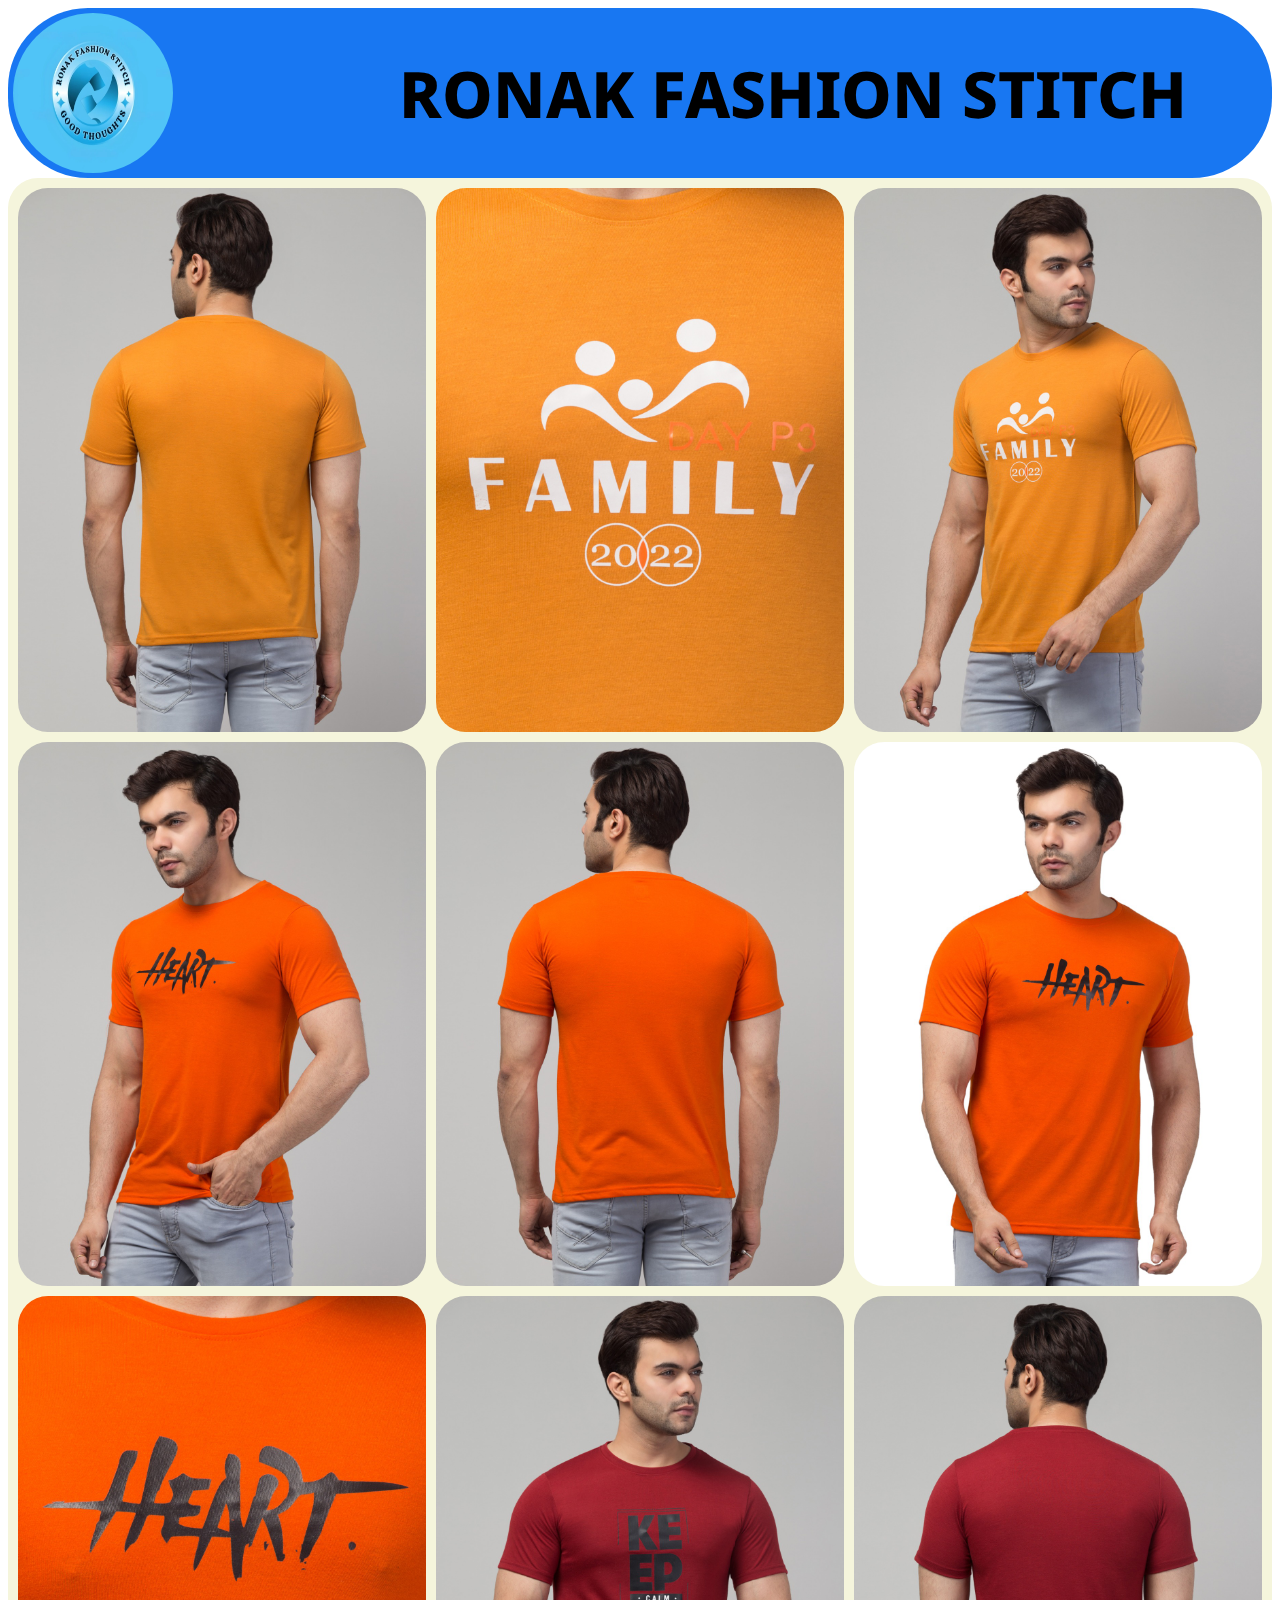
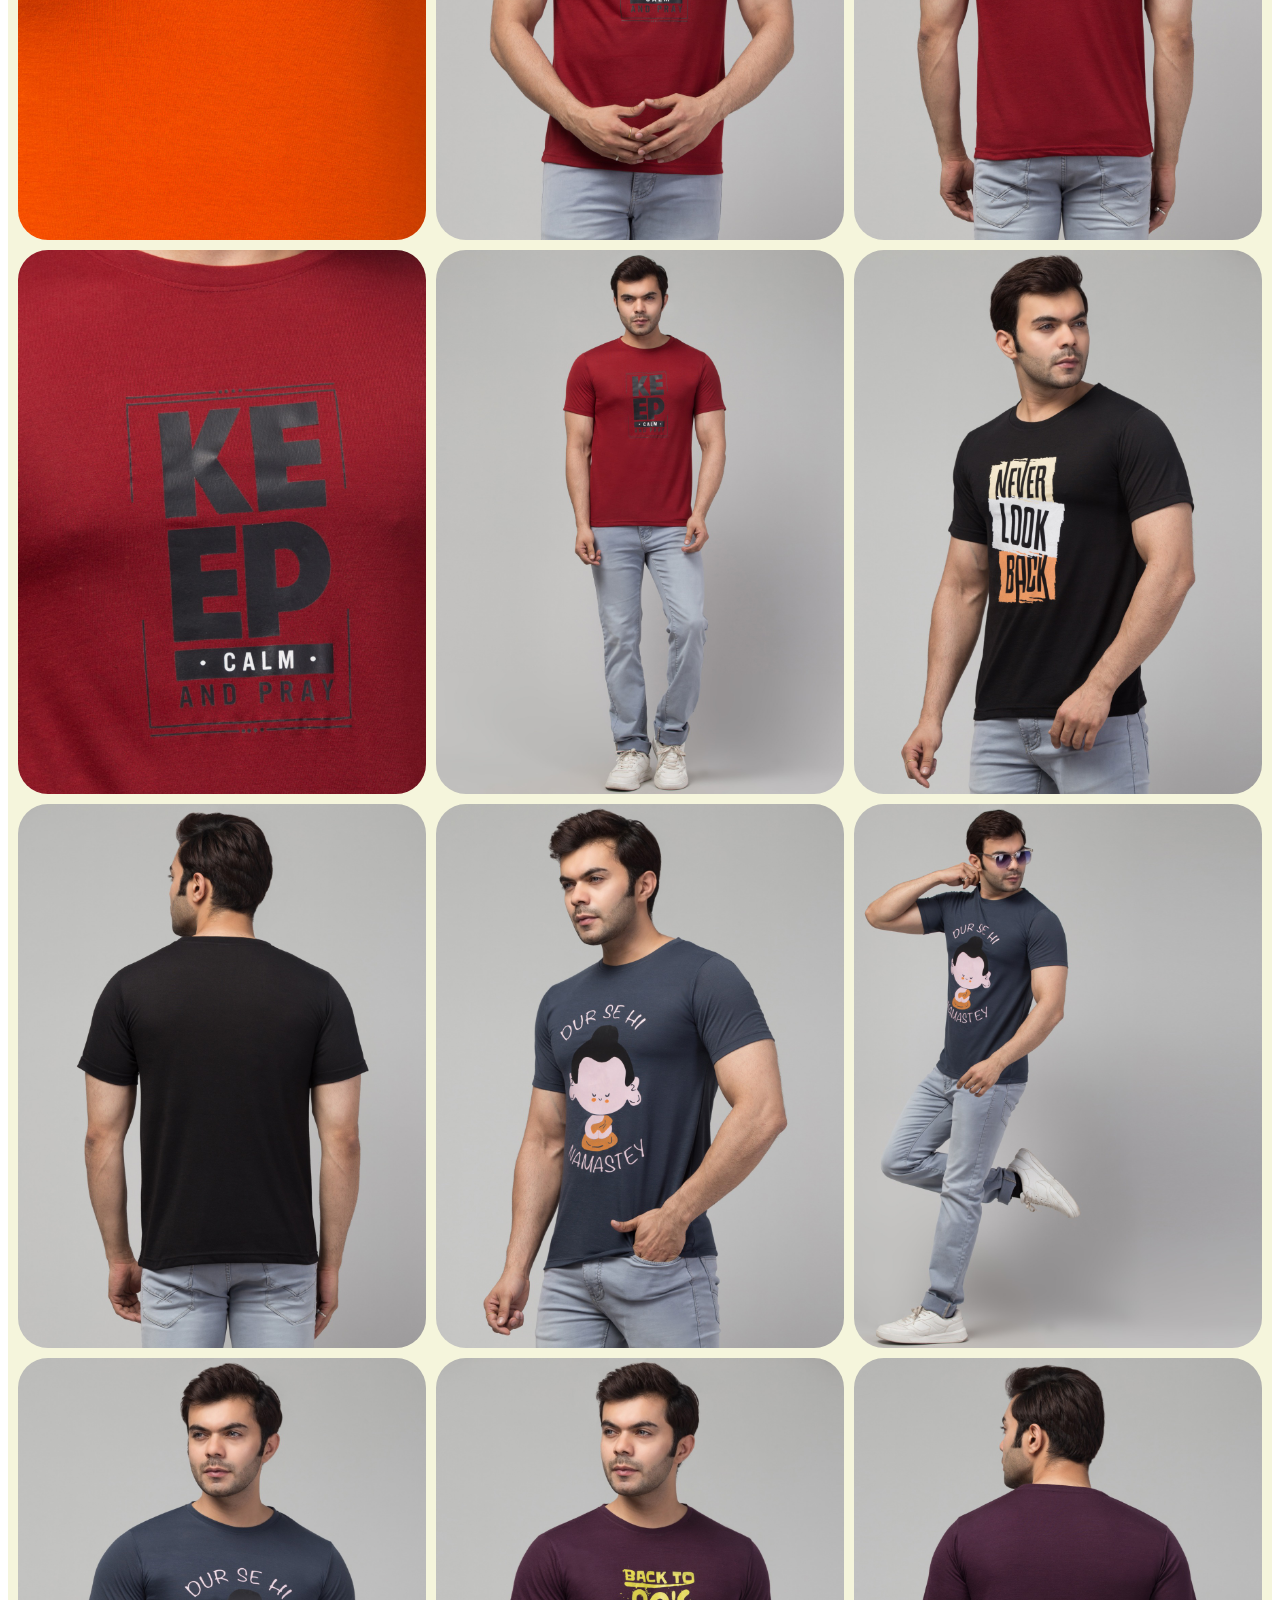
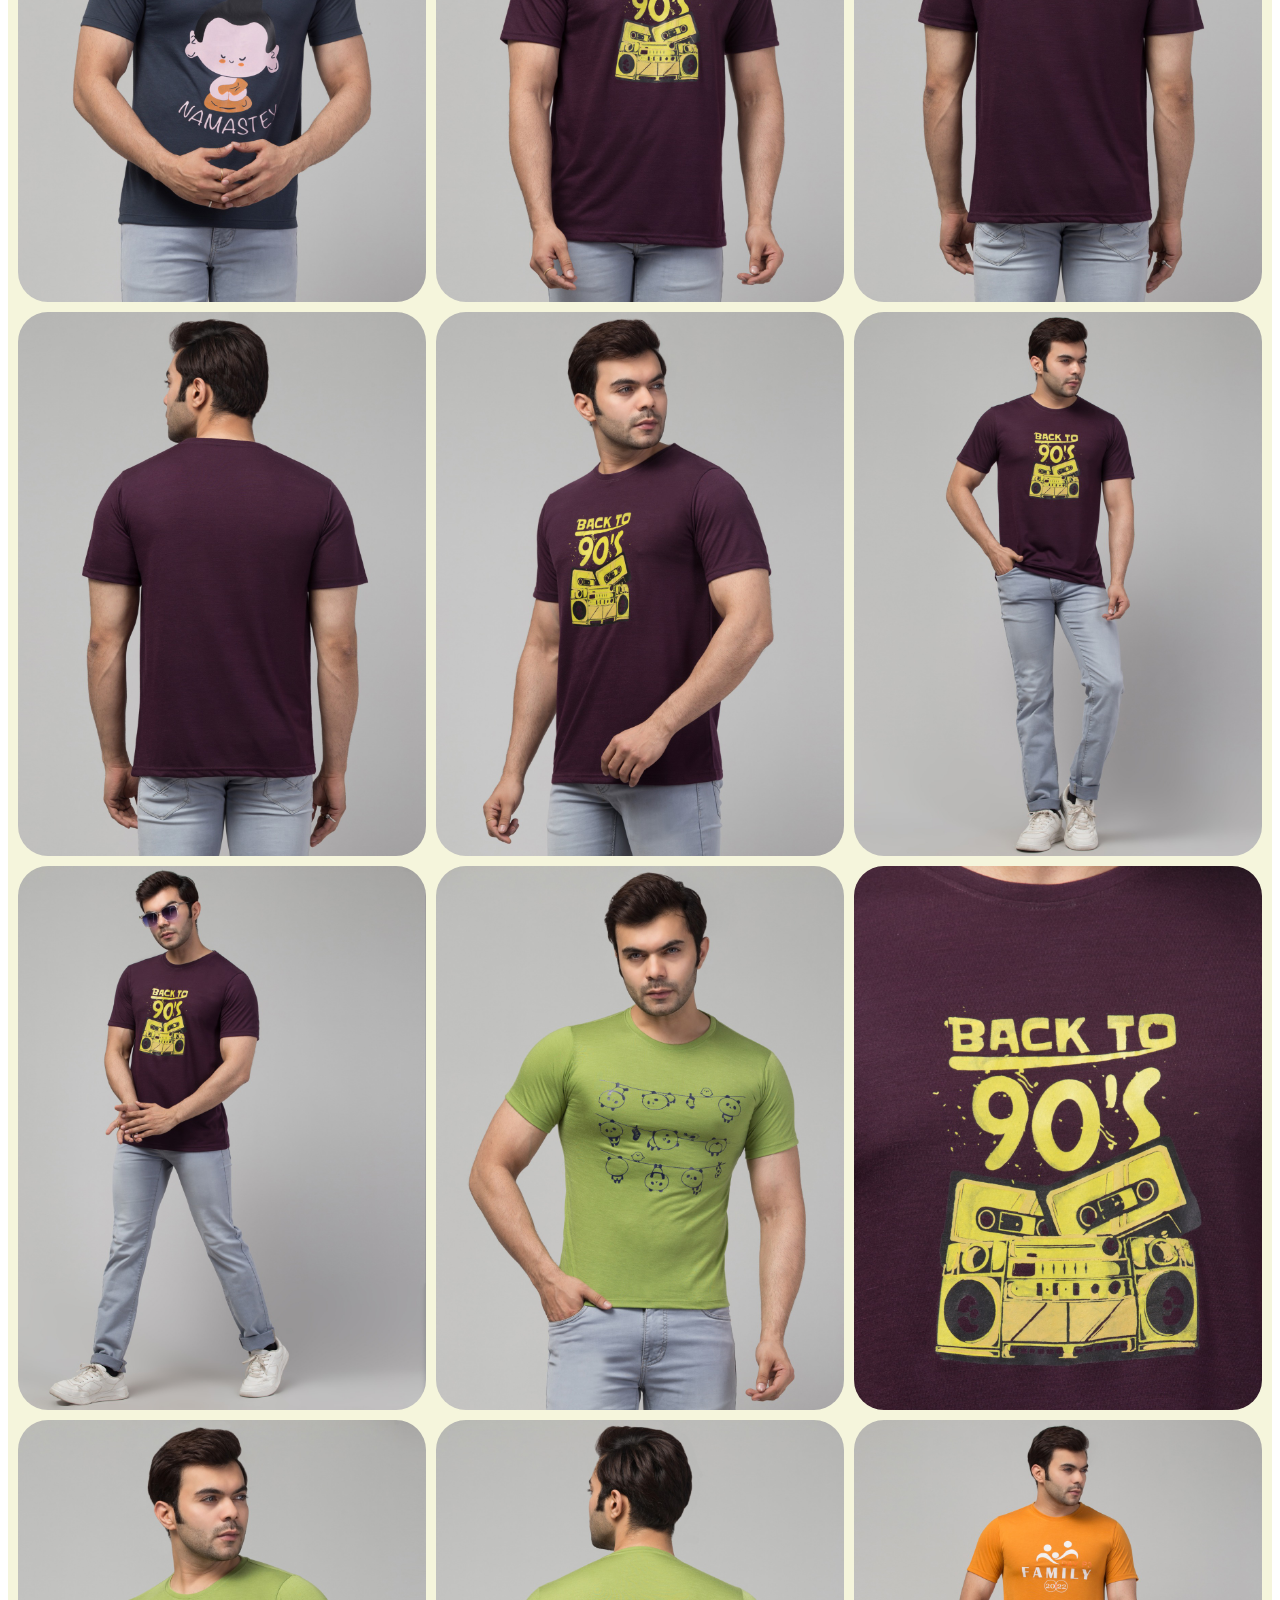
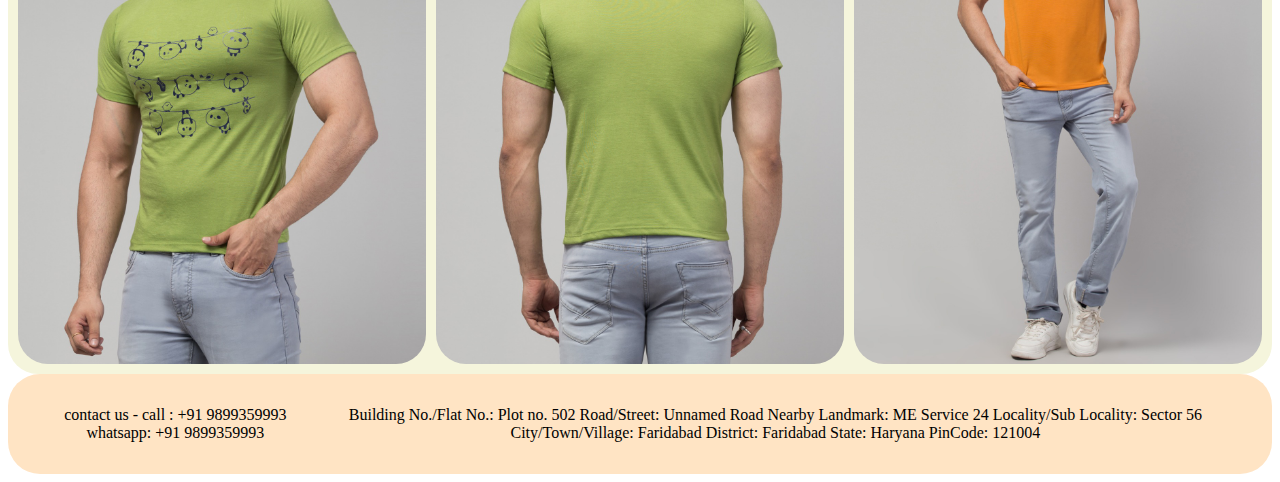
<file: index.html>
<!DOCTYPE html>
<html lang="en">
<head>
    <meta charset="UTF-8">
    <meta name="viewport" content="width=device-width, initial-scale=1.0">
    <link rel="stylesheet" href="index.css">
    <script src="index.js"></script>
    <title>ecom</title>
</head>
<body>
<div class="head1" id="head1">
    <img class="head-logo" src="logo.jpeg"></img>
    <div class="head-name">RONAK FASHION STITCH  </div> 

</div>
  <div class="images">
    <div  class="image-view"> <img src="5.jpeg">  </div>
    <div  class="image-view"> <img src="6.jpeg"> </div>
    <div  class="image-view"><img src="7.jpeg">  </div>
    <div  class="image-view"> <img src="8.jpeg"> </div>
    <div  class="image-view"> <img src="9.jpeg"> </div>
    <div  class="image-view"> <img src="10.jpeg"> </div>
    <div  class="image-view"> <img src="11.jpeg"> </div>
    <div  class="image-view"> <img src="12.jpeg">  </div>
    <div  class="image-view"> <img src="13.jpeg"> </div>
    <div  class="image-view"> <img src="14.jpeg"> </div>
    <div  class="image-view"> <img src="15.jpeg"> </div>
    <div  class="image-view"> <img src="16.jpeg"> </div>
    <div  class="image-view"> <img src="17.jpeg"> </div>
    <div  class="image-view"> <img src="18.jpeg"> </div>
    <div  class="image-view"> <img src="19.jpeg"> </div>
    <div  class="image-view"> <img src="20.jpeg"> </div>
    <div  class="image-view"> <img src="21.jpeg"> </div>
    <div  class="image-view"> <img src="22.jpeg"> </div>
    <div  class="image-view"> <img src="22.jpeg"> </div>
    <div  class="image-view"> <img src="23.jpeg"> </div>
    <div  class="image-view"> <img src="24.jpeg"> </div>
    <div  class="image-view"> <img src="25.jpeg"> </div>
    <div  class="image-view"> <img src="26.jpeg"> </div>
    <div  class="image-view"> <img src="27.jpeg"> </div>
    <div  class="image-view"> <img src="28.jpeg"> </div>
    <div  class="image-view"> <img src="29.jpeg"> </div>
    <div  class="image-view"> <img src="3.jpeg"> </div>
   

  </div>  

  <div class="contact">
    <div class="cll"> contact us -

      call  :  +91 9899359993
      whatsapp:    +91 9899359993</div>
  <div  class="addr">
  Building No./Flat No.: Plot no. 502
 Road/Street: Unnamed Road
 Nearby Landmark: ME Service 24
 Locality/Sub Locality: Sector 56
 City/Town/Village: Faridabad
 District: Faridabad
 State: Haryana
 PinCode: 121004
  </div>
</body>
</html>
</file>
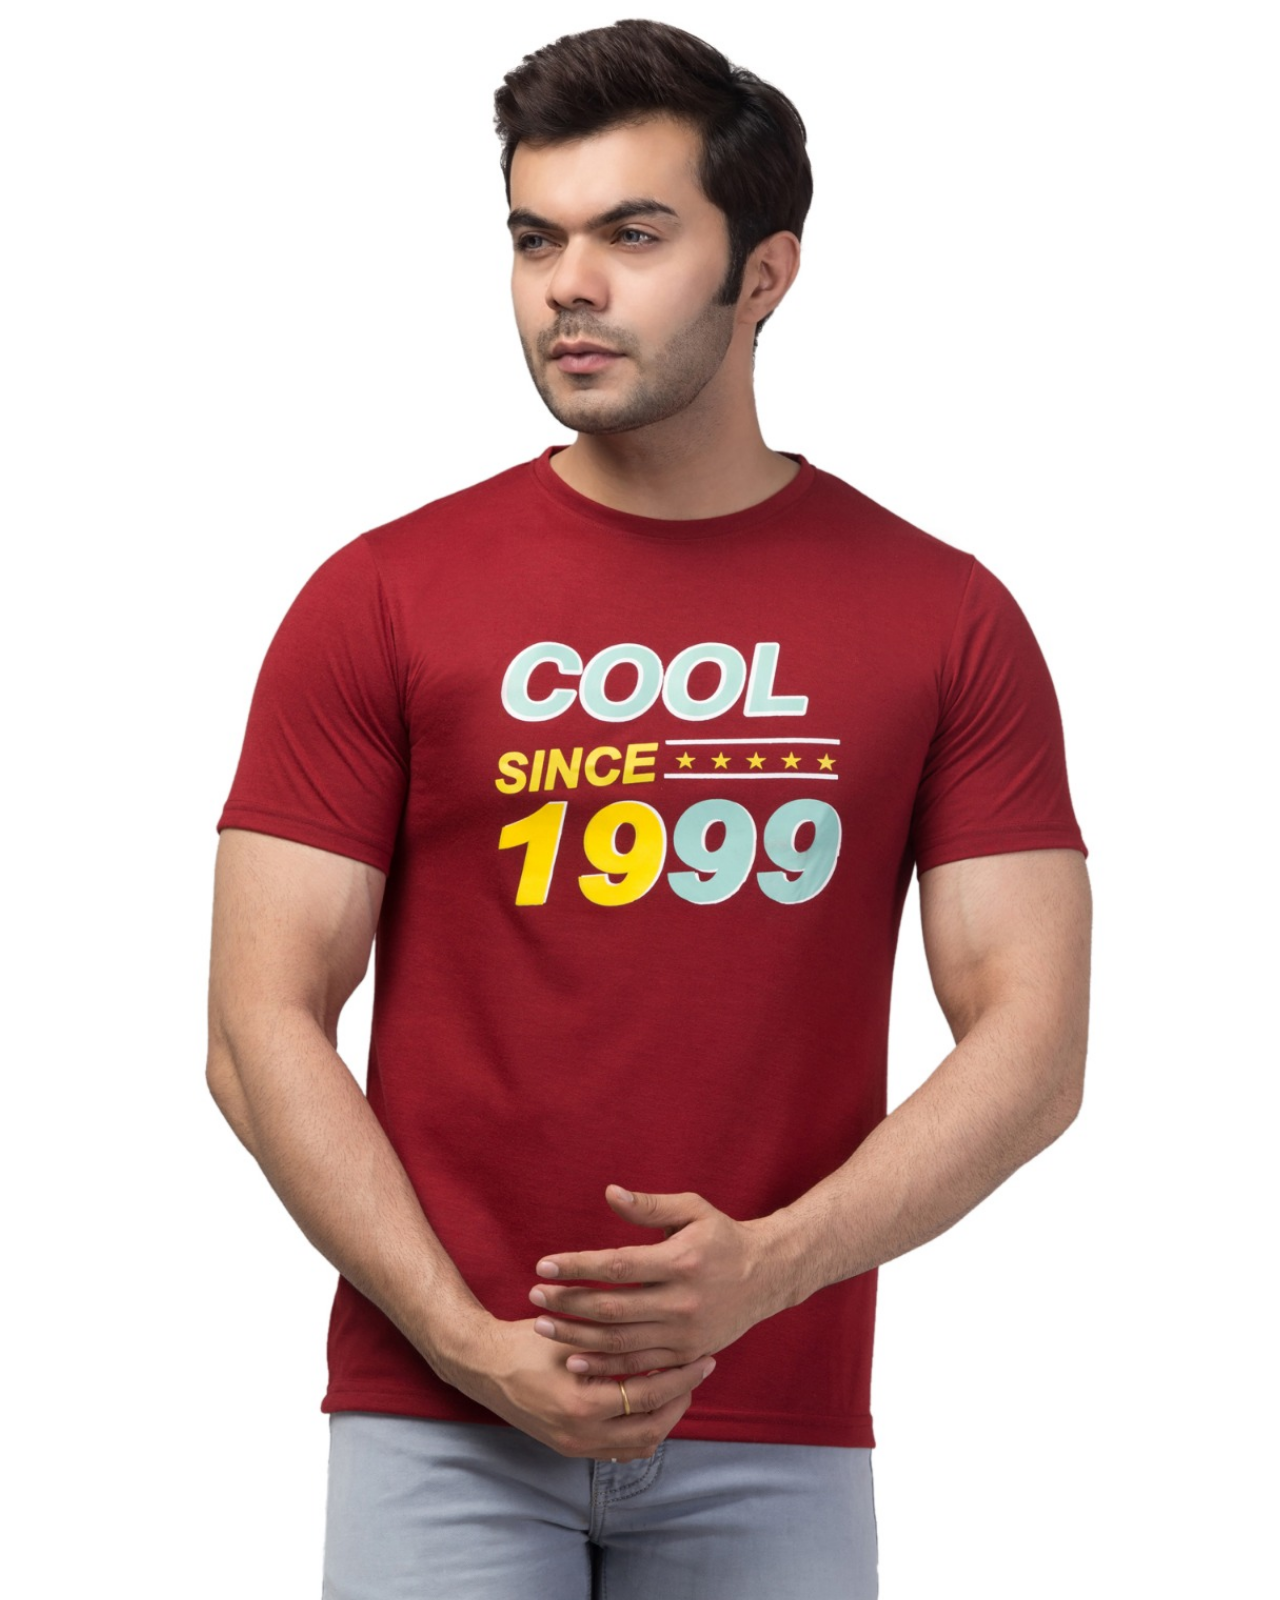
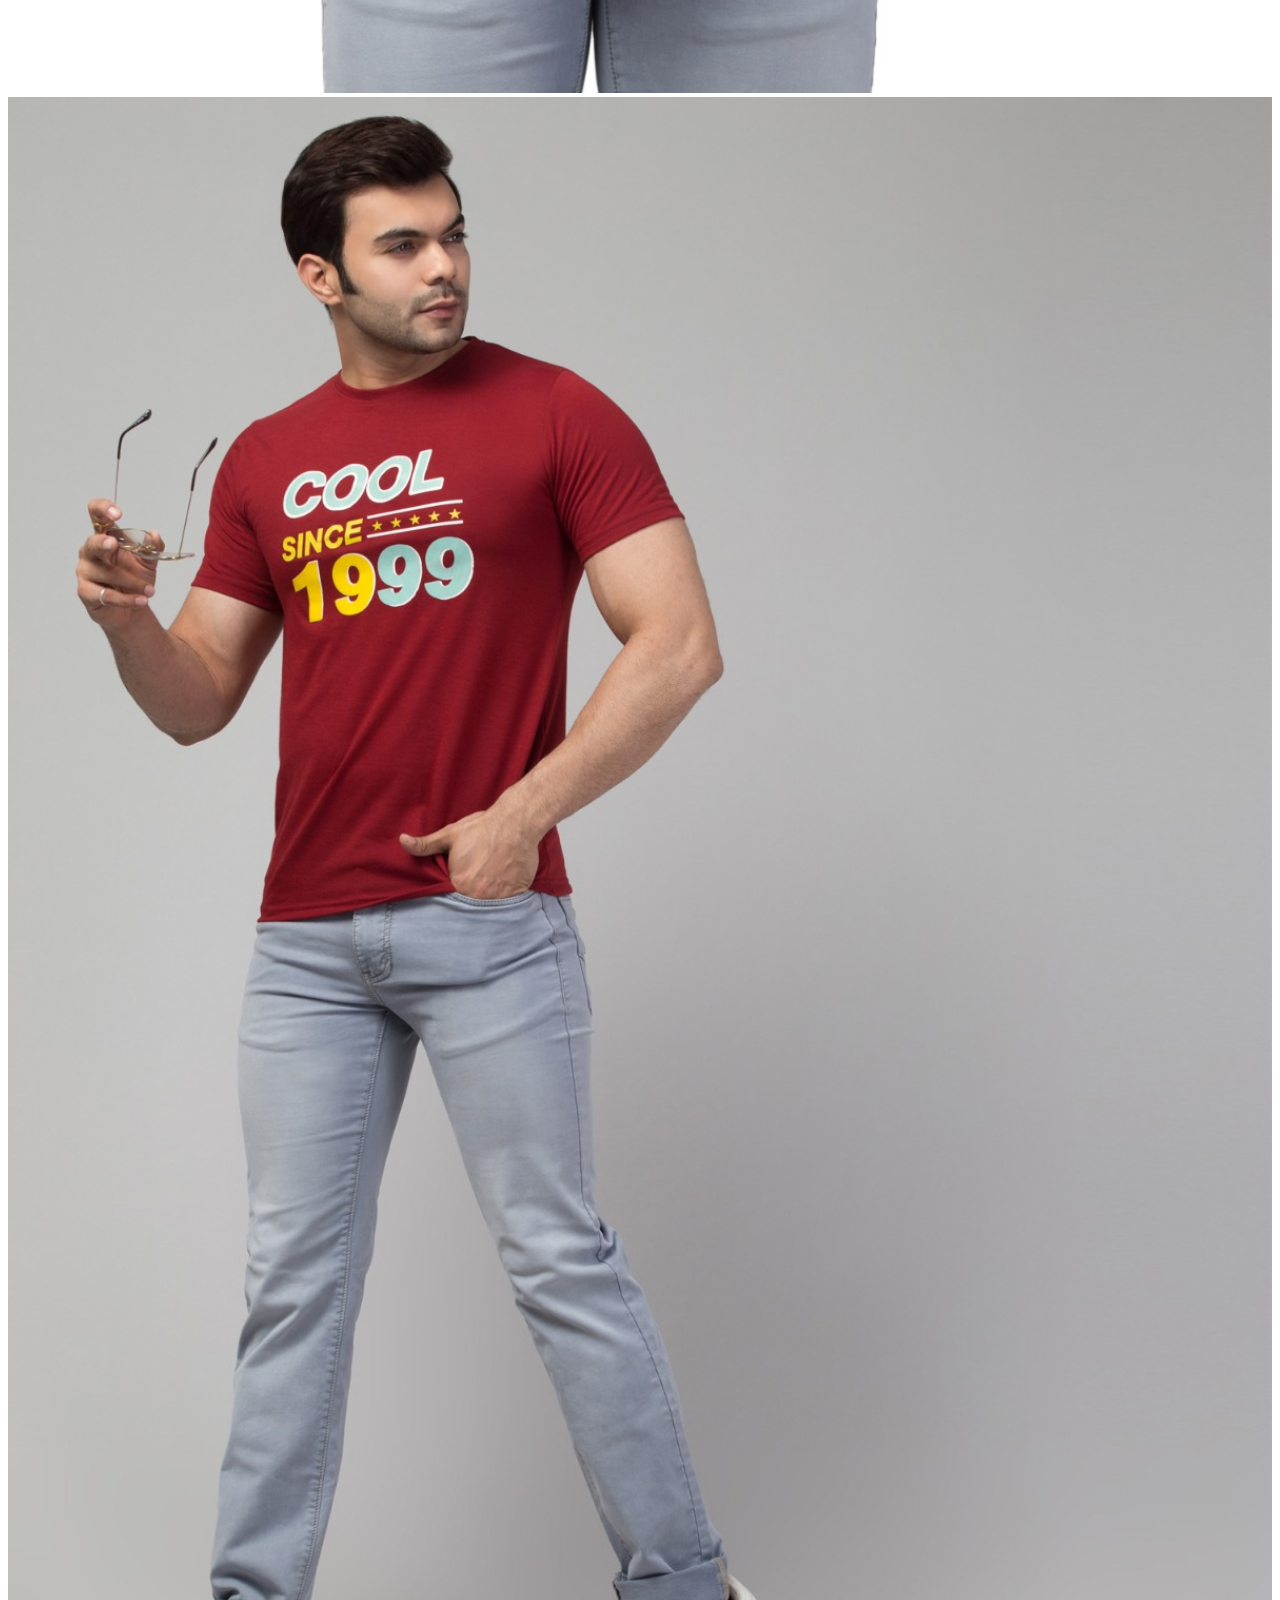
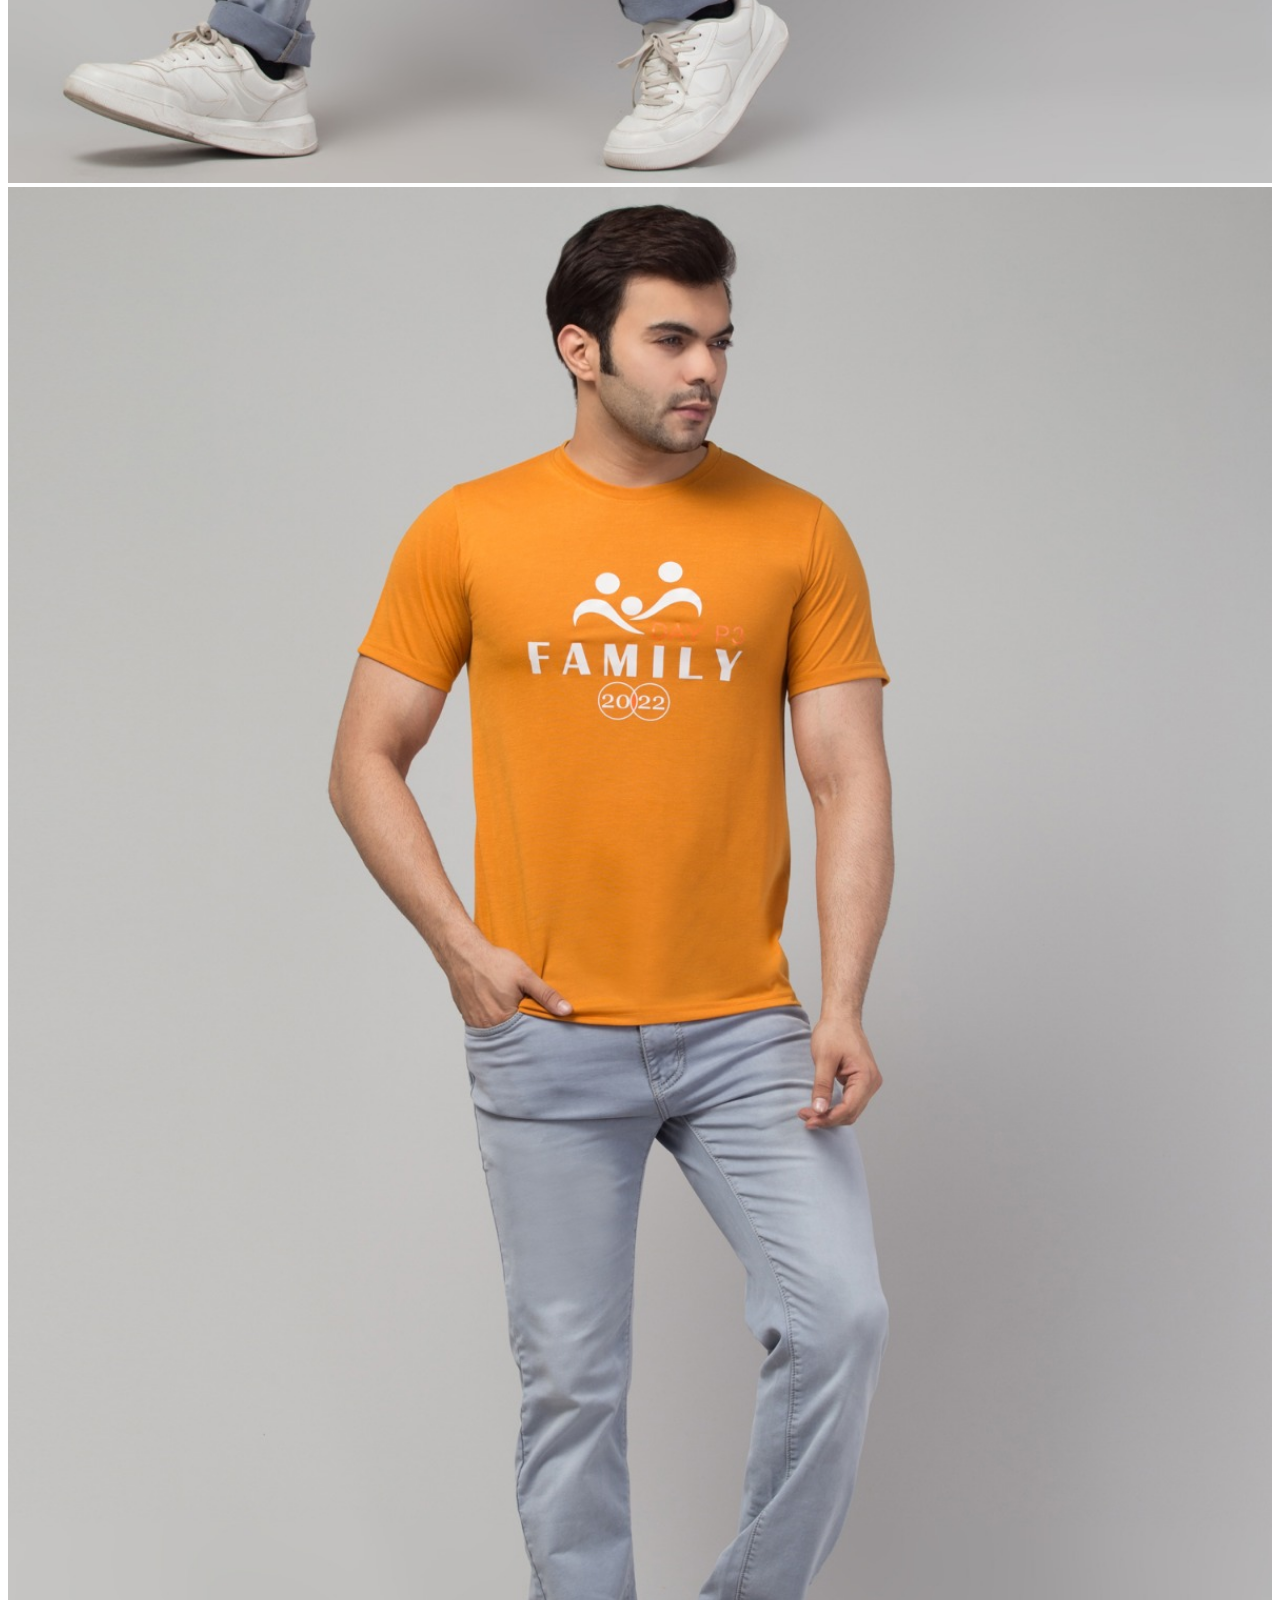
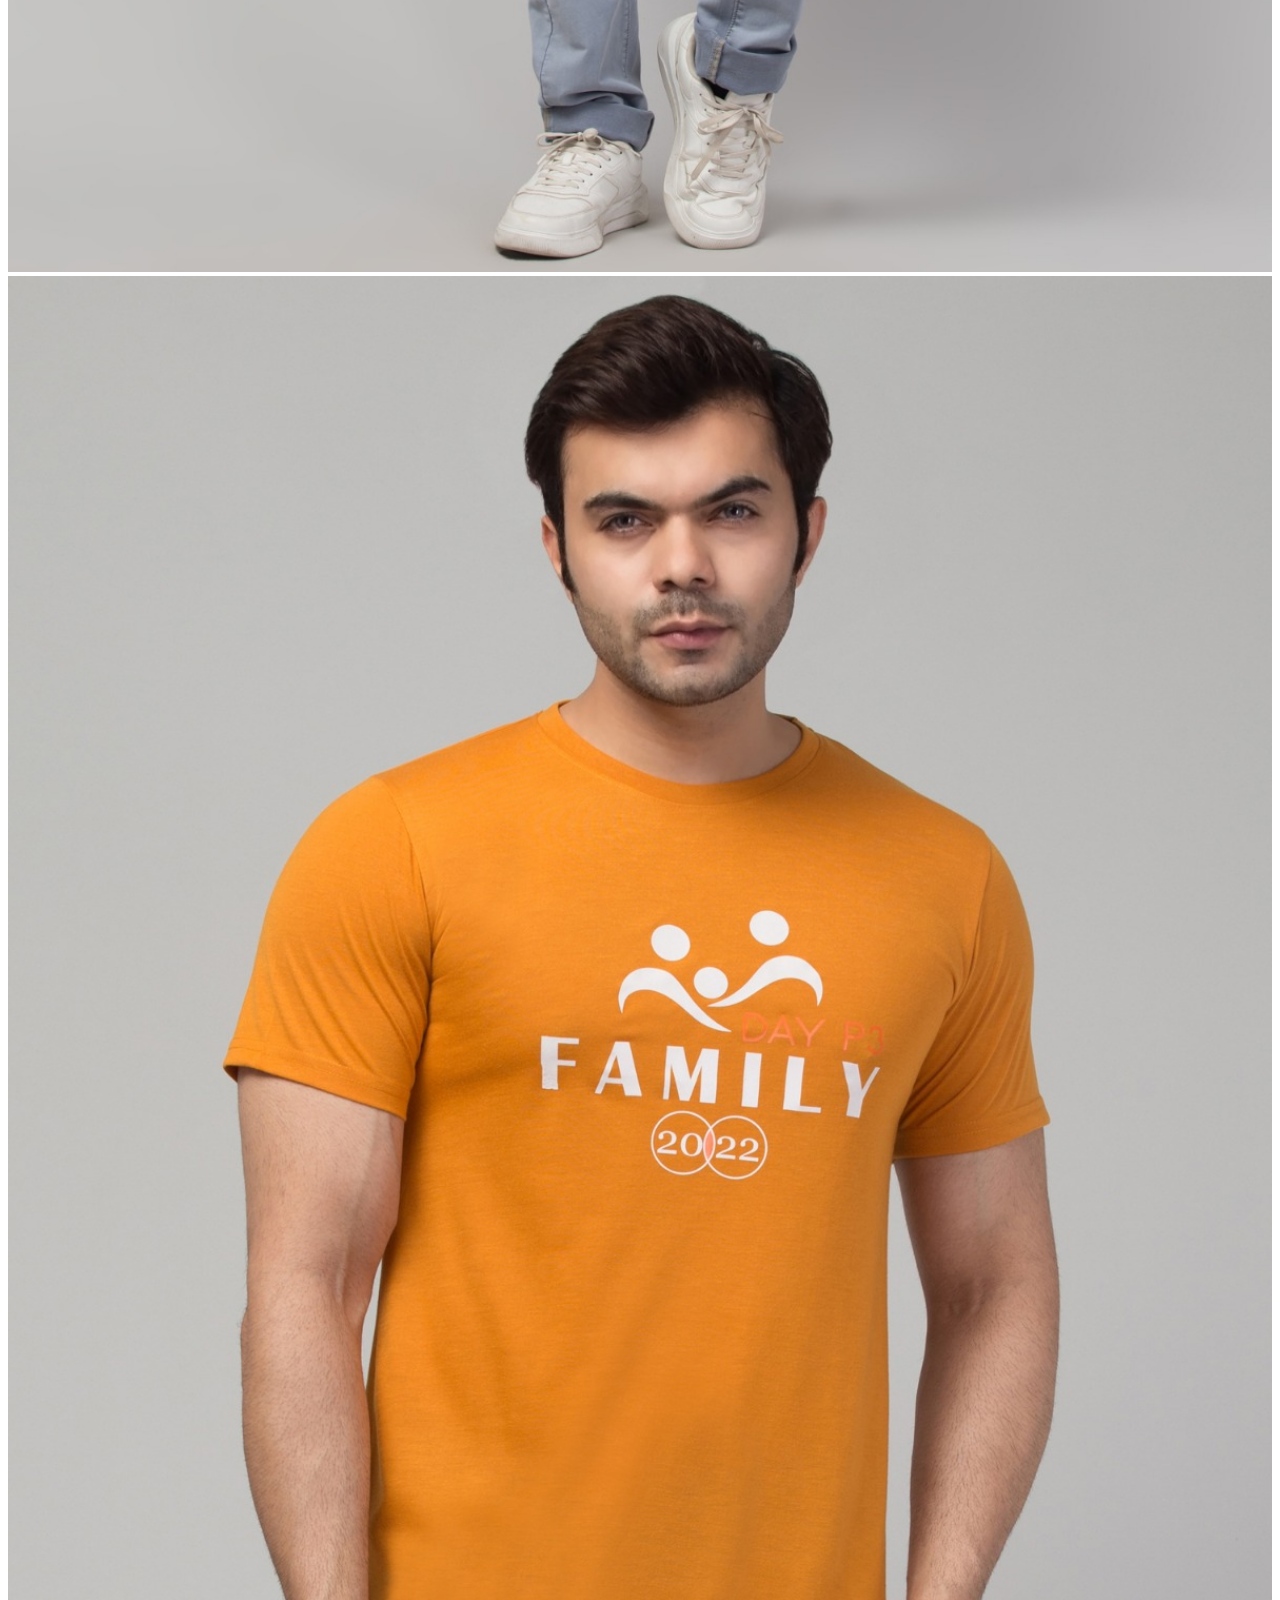
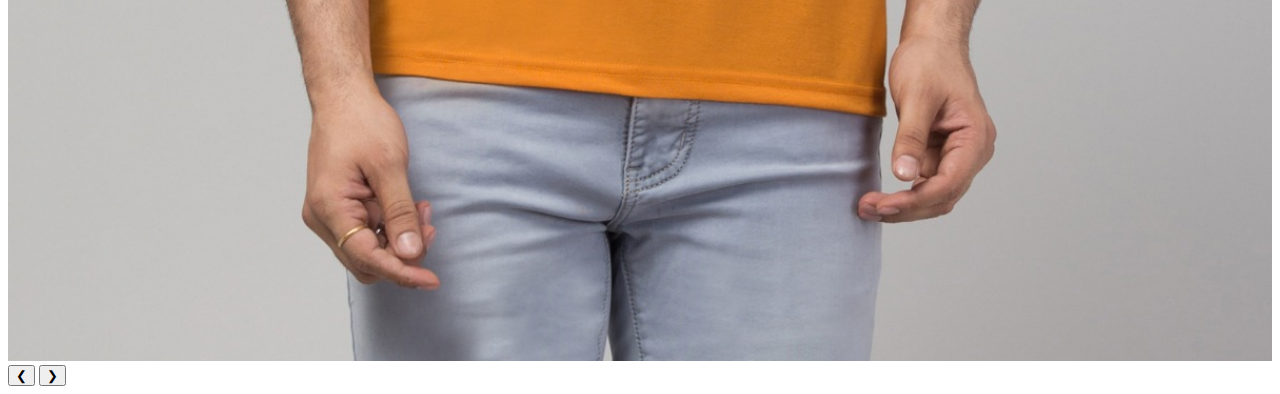
<file: productView.html>
<!DOCTYPE html>
<html lang="en">
<head>
    <meta charset="UTF-8">
    <meta name="viewport" content="width=device-width, initial-scale=1.0">
    <title>rof</title>
</head>
<body>
    <div class="slider1">
        <img class="mySlides" src="1.jpeg" style="width:100%; height:100%;">
        <img class="mySlides" src="2.jpeg" style="width:100%; height:100%;">
        <img class="mySlides" src="3.jpeg" style="width:100%; height:100%;">
        <img class="mySlides" src="4.jpeg" style="width:100%; height:100%;">
      
      </div>
      <div class="slide-btn">
        <button class="left-slide-btn" onclick="plusDivs(-1)">&#10094;</button>
        <button class="right-slide-btn" onclick="plusDivs(1)">&#10095;</button>
        </div>
    
</body>
</html>
</file>
<file: index.css>
@import url('https://fonts.googleapis.com/css2?family=Noto+Sans:ital,wght@0,300;0,400;0,500;0,600;0,700;0,800;0,900;1,300;1,400;1,500;1,600;1,700;1,800&display=swap');

.head1{
    background-color: #1877F2;
    display:flex;
    justify-content: space-between;
    align-items: center;
    padding: 5px;
    border-radius: 5rem;
    -webkit-border-radius: 5rem;
    -moz-border-radius: 5rem;
    -ms-border-radius: 5rem;
    -o-border-radius: 5rem;
    font-family: "Noto Sans", sans-serif;
    
}

.head-logo{
    border-radius: 5rem;
    -webkit-border-radius: 5rem;
    -moz-border-radius: 5rem;
    -ms-border-radius: 5rem;
    -o-border-radius: 5rem;
    height: 10rem;
    width: 10rem;
    display: flex;
    justify-content: initial;
}

.head-name{
    padding-right: 5rem;
    display: flex;
    justify-content: center;
    align-items: center;
    font-family: "Noto Sans", sans-serif;
    font-size: 4rem;
    font-weight: 800;
}


.slider1{
    background-color: azure;
    display: flex;
    justify-content:center;
    align-items: center;
    height: 500px;
    width: 100%;
}

.mySlides {
    display:none;
    align-items: center;
    position:relative;
    padding-left: 25rem;
    padding-right: 25rem ;
    height: fit-content;
    
    }


.slide-btn{
display: flex;
justify-content:space-between;
}


.images{
    display: grid;
    /*grid-template-columns: auto auto auto;
    justify-content: space-evenly;
    position: relative;
    overflow: hidden;
    border: 1px solid #ccc;
    */grid-template-columns: repeat(3, 1fr);
    gap: 10px;
    background-color: beige;
    border-radius: 30px;
    -webkit-border-radius: 30px;
    -moz-border-radius: 30px;
    -ms-border-radius: 30px;
    -o-border-radius: 30px;
    padding: 10px;
}

.image-view{
    /*padding: 10px;
    font-size: 30px;
    text-align: center;
    height: 400px;
    width: 360px;
    position: relative;
    -webkit-border-radius:3r;
    -moz-border-radius:3r;
    -ms-border-radius:3r;
    -o-border-radius:3r;
    */
    position: relative;
    overflow: hidden;
}

/*

.images img {
    display: grid;
    width: 100%;
    height: auto;
    transition: transform 0.3s ease-in-out; /* Smooth transition for magnification effect */
/*}
*/
 /*
.images:hover img {
    transform: scale(1.2);
     /* Scale up the image on hover */
  /*  -webkit-transform: scale(1.2);
    -moz-transform: scale(1.2);
    -ms-transform: scale(1.2);
    -o-transform: scale(1.2);
}

*/

.image-view img {
    display: block;
    width: 100%;
    height: auto;
    transition: transform 0.3s ease-in-out;
    /*Smoothtransitionformagnificationeffect*/border-radius: 12px;
    -webkit-border-radius: 30px;
    -moz-border-radius: 30px;
    -ms-border-radius: 30px;
    -o-border-radius: 30px;
}

.image-view:hover img {
    transform: scale(1.2); /* Scale up the image on hover */
}




.contact{
    background-color: bisque;
    display: flex;
    justify-content: space-between;
    text-align: center;
    padding: 2rem;
    border-radius: 2rem;
    -webkit-border-radius: 2rem;
    -moz-border-radius: 2rem;
    -ms-border-radius: 2rem;
    -o-border-radius: 2rem;
}


@media (max-width: 1200px) {
    .images {
        grid-template-columns: repeat(2, 1fr); /* 2 columns grid for medium screens */
    }
}

@media (max-width: 768px) {
    .images {
        grid-template-columns: 1fr; /* 1 column grid for small screens */
    }
}
</file>
